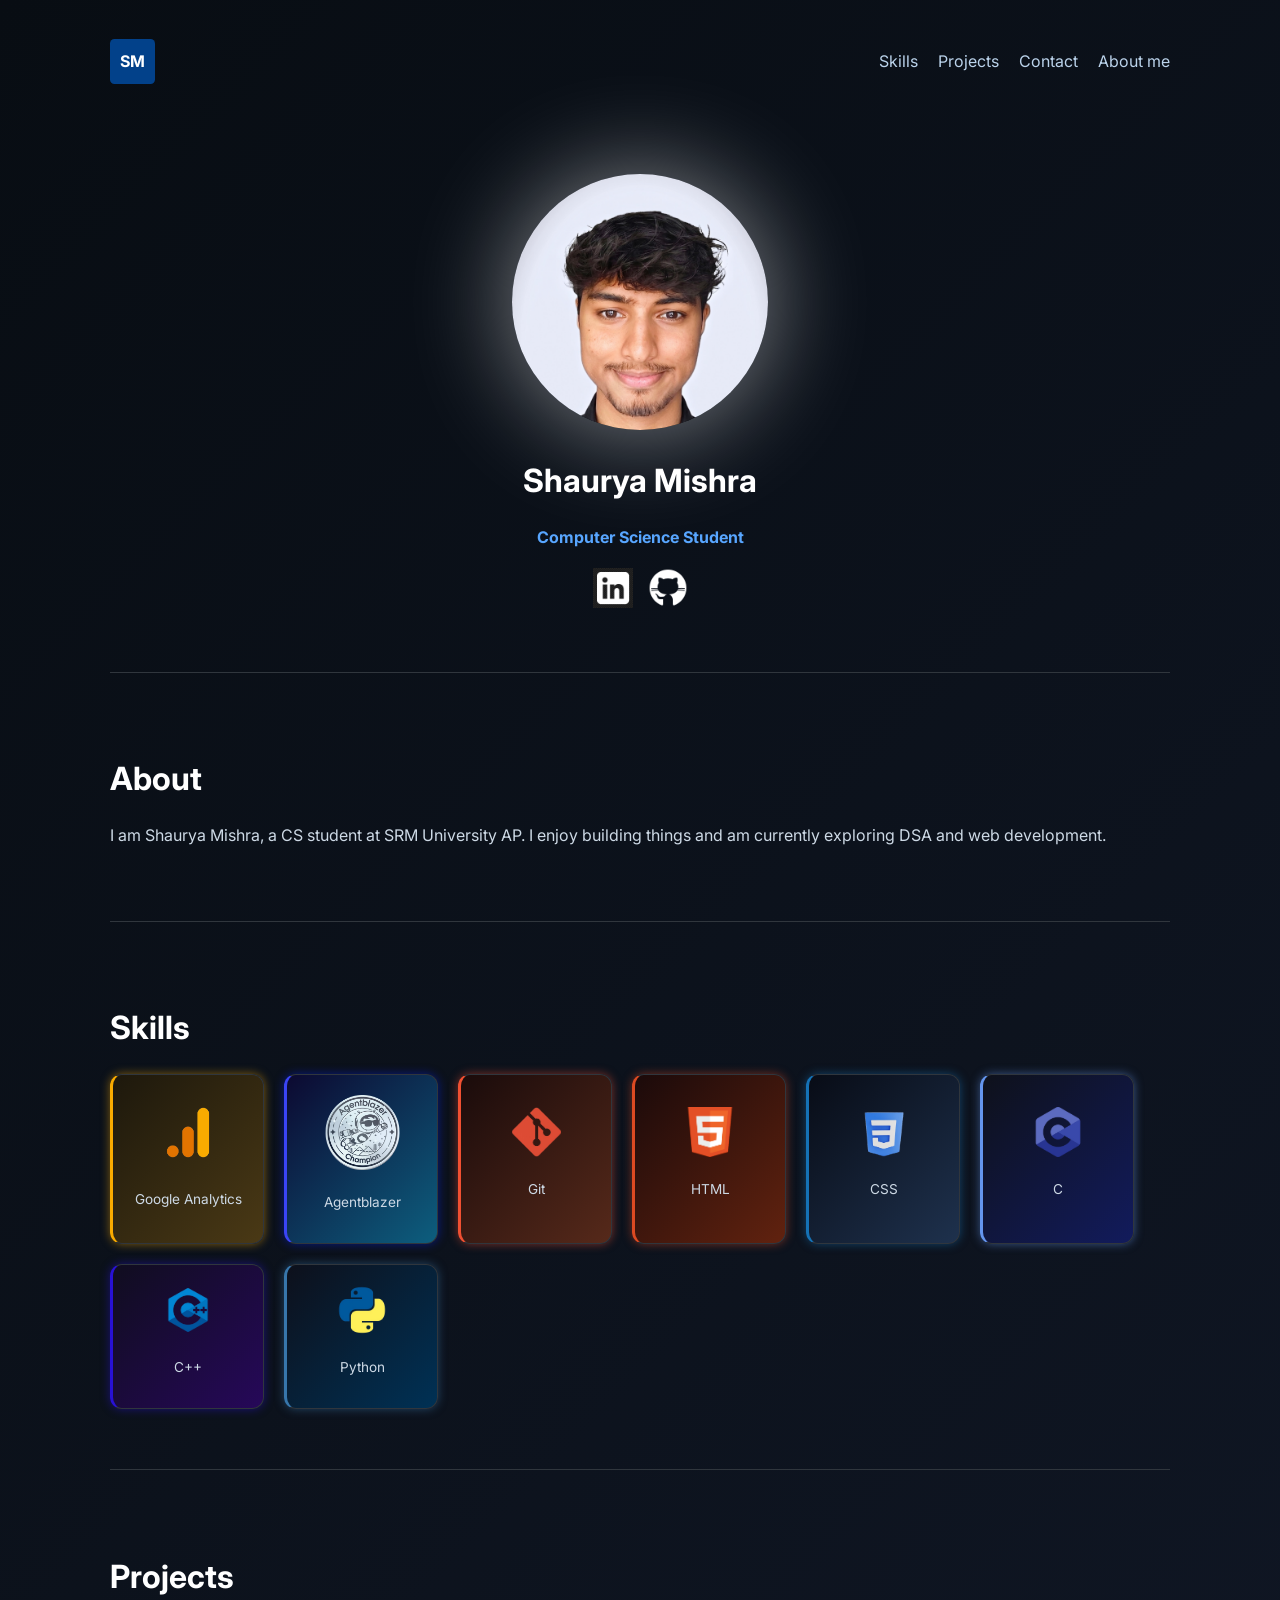
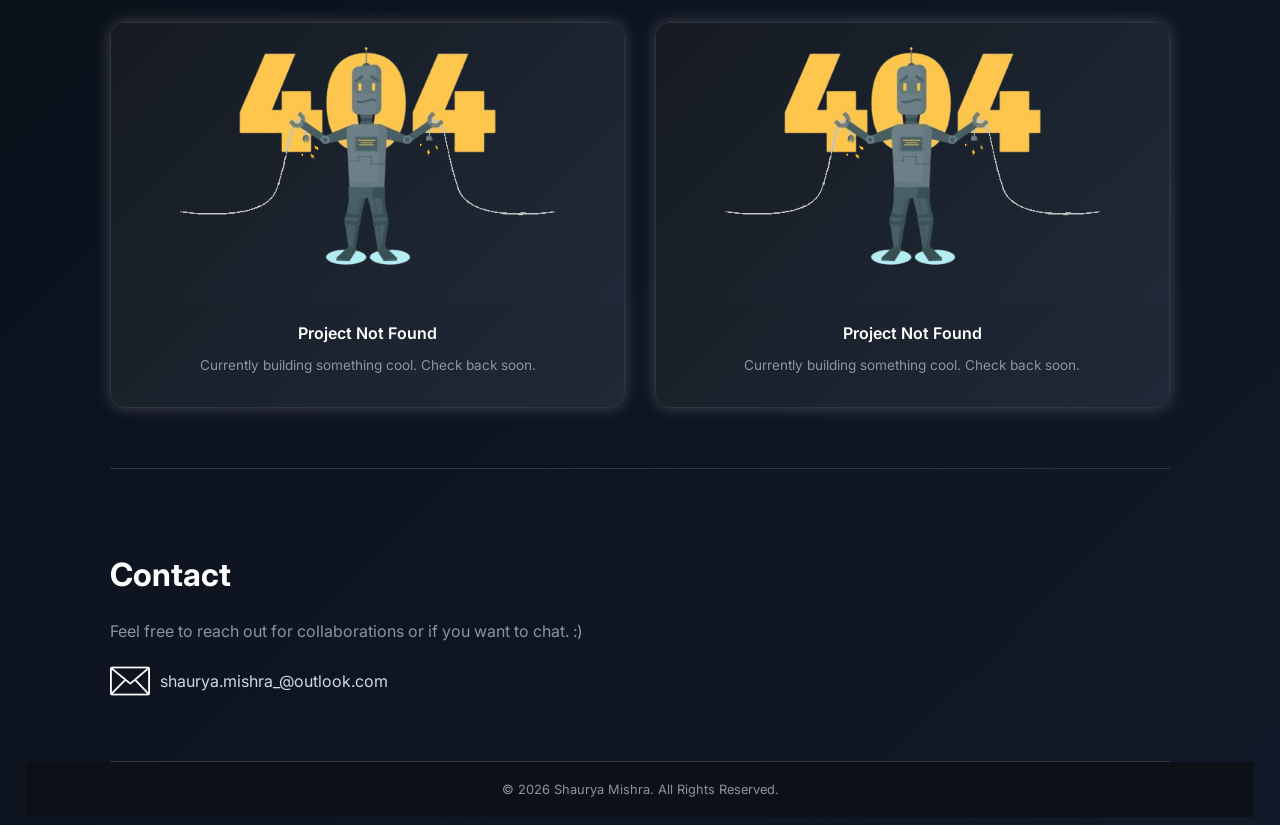
<file: index.html>
<!DOCTYPE html>
<html lang="en">
    <head>
        <link rel="apple-touch-icon" sizes="180x180" href="favicon_io/apple-touch-icon.png">
        <link rel="icon" type="image/png" sizes="32x32" href="favicon_io/favicon-32x32.png">
        <link rel="icon" type="image/png" sizes="16x16" href="favicon_io/favicon-16x16.png">
        <link rel="manifest" href="favicon_io/site.webmanifest">
        <link rel="stylesheet" href="style.css">
        <title>Shaurya Mishra</title>
        <meta name="viewport" content="width=device-width, initial-scale=1.0">
    </head>
    <body>
        <header>
        <a href="#" class="logo-link"><h1 class="logo">SM</h1></a>
            <ul>
                <li><a href="#skills">Skills</a></li>
                <li><a href="#projects">Projects</a></li>
                <li><a href="#contact">Contact</a></li>
                <li><a href="#about">About me</a></li>
            </ul>
        </header>
        <main>
            <section id="hero">
                <img src="Images/shaurya.png" alt="Shaurya Mishra" class="profile-pic">
                <h2>Shaurya Mishra</h2>
                <h4>Computer Science Student</h4>
                <div class="social-links">
                    <a href="https://www.linkedin.com/in/shaurya-mishra-cs">
                        <img src="icons/LinkedIn-Logo.png" alt="LinkedIn">
                    </a>
                    <a href="https://github.com/Sh4uryaa">
                        <img src="icons/Github-Logo.png" alt="GitHub">
                    </a>
                </div>
            </section>

            <section id="about">
                <h2>About</h2>
                <p>I am Shaurya Mishra, a CS student at SRM University AP. I enjoy building things and am currently exploring DSA and web development.</p>
            </section>

            <section id="skills">
                <!-- TODO: Add skill proof links after learning JS -->
                <h2>Skills</h2>
                <div class="skills-grid">
                    <div class="skill-card" id="analytics" title="Google Analytics 2026">
                        <img src="icons/google-analytics-logo.png" alt="Google Analytics">
                        <p>Google Analytics</p>
                    </div>
                    <div class="skill-card" id="agentblazer" title="Agentblazer Champion 2026 - Agentic AI Salesforce">
                        <img src="icons/agentblazer-champion-badge.png" alt="Salesforce Agentforce Badge" />
                        <p>Agentblazer</p>
                    </div>
                    <div class="skill-card" id="git" title="Git">
                        <img src="icons/git-logo.png" alt="Git">
                        <p>Git</p>
                    </div>
                    <div class="skill-card" id="html" title="HTML">
                        <img src="icons/html-logo.png" alt="HTML">
                        <p>HTML</p>
                    </div>
                    <div class="skill-card" id="css" title="CSS">
                        <img src="icons/css-logo.png" alt="CSS">
                        <p>CSS</p>
                    </div>
                    <div class="skill-card" id="c" title="C Language">
                        <img src="icons/c-logo.png" alt="C">
                        <p>C</p>
                    </div>
                    <div class="skill-card" id="cpp" title="C++ Language">
                        <img src="icons/C++-logo.png" alt="C++">
                        <p>C++</p>
                    </div>
                    <div class="skill-card" id="python" title="Python Language">
                        <img src="icons/python-logo.png" alt="Python">
                        <p>Python</p>
                    </div>
                </div>
            </section>

<section id="projects">
    <h2>Projects</h2>
    <div class="projects-grid">
        <div class="project-card">
            <div class="project-image">
                <img src="Images/error.png" alt="404">
            </div>
            <div class="project-info">
                <p class="project-name">Project Not Found</p>
                <p class="project-desc">Currently building something cool. Check back soon.</p>
            </div>
        </div>
        <div class="project-card">
            <div class="project-image">
                <img src="Images/error.png" alt="404">
            </div>
            <div class="project-info">
                <p class="project-name">Project Not Found</p>
                <p class="project-desc">Currently building something cool. Check back soon.</p>
            </div>
        </div>
    </div>
</section>

<section id="contact">
    <h2>Contact</h2>
    <p class="contact-text">Feel free to reach out for collaborations or if you want to chat. :)</p>
    <div class="contact-links">
        <a href="mailto:shaurya.mishra_@outlook.com" class="contact-item">
            <img src="icons/email.png" alt="Email" class="contact-icon">
            <span>shaurya.mishra_@outlook.com</span>
        </a>
    </div>
</section>
        </main>
        <footer>
            © 2026 Shaurya Mishra. All Rights Reserved.
        </footer>
    </body>
</html>
</file>
<file: style.css>
@import url('https://fonts.googleapis.com/css2?family=Inter:wght@400;600;700&display=swap');
body{
    padding: 0 8%;
    color:#cdd9e5;
    font-family: 'Inter', sans-serif;
    background: linear-gradient(135deg, #080d13 0%, #111827 100%);}

h1, h2, h3{
    color:#ffffff;
}
h2 {
    font-size: 2rem;
}
.logo-link {
    text-decoration: none;
}
.logo {
    background-color: #02418a;
    border-radius: 10%;
    width: 45px;
    height: 45px;
    display: flex;
    align-items: center;
    justify-content: center;
    font-size: 1rem;
    font-weight: 700;
}
section {
    padding: 60px 0;
    border-bottom: 1px solid #30363d;
}
header {
    display: flex;
    justify-content: space-between;
    align-items: center;
    padding: 20px 0;
}

header ul {
    list-style: none;
    display: flex;
    gap: 20px;
}
header ul a {
    text-decoration: none;
    color: #bbd3eb;
}
.profile-pic {
    width: 20vw;
    height: 20vw;
    border-radius: 50%;
    object-fit: cover;
    object-position: top;
    box-shadow: 0 0 100px rgba(255, 255, 255, 0.50);
}
.social-links img {
    width: 40px;
}

.contact-icon {
    width: 40px;
}
#hero {
    text-align: center;
}

.social-links {
    display: flex;
    justify-content: center;
    gap: 15px;
}

#hero h4 {
    color: #58a6ff;
}
.skills-grid {
    display: flex;
    flex-wrap: wrap;
    gap: 20px;
}

.skill-card {
    display: flex;
    flex-direction: column;
    align-items: center;
    justify-content: center;
    border: 1px solid #30363d;
    border-radius: 12px;
    padding: 20px;
    width: 110px;
    gap: 10px;
    background: linear-gradient(135deg, #161b22 0%, #1f2937 100%);
    box-shadow: 0 0 10px rgba(255, 255, 255, 0.15);
}


.skill-card img {
    width: 50px;
    height: 50px;
    object-fit: contain;
}

.skill-card p {
    font-size: 0.85rem;
    color: #cdd9e5;
    text-align: center;
}
#analytics img {
    width: 90px;
    height: 70px
} 
#agentblazer img {
    width: 90px;
    height: 75px;
}
.skill-card:nth-child(1) { background: linear-gradient(135deg, #1d180c 0%, #4a3915 100%); border-left: 3px solid #F9AB00; box-shadow: 0 0 10px rgba(249, 171, 0, 0.5); }
.skill-card:nth-child(2) { background: linear-gradient(135deg, #0c0931 0%, #0d5e7e 100%); border-left: 3px solid #3a44f6; box-shadow: 0 0 10px rgba(4, 34, 235, 0.5); }
.skill-card:nth-child(3) { background: linear-gradient(135deg, #1a0b0b 0%, #56291a 100%); border-left: 3px solid #F05032; box-shadow: 0 0 10px rgba(240, 80, 50, 0.5); }
.skill-card:nth-child(4) { background: linear-gradient(135deg, #1b0a0a 0%, #61220f 100%); border-left: 3px solid #dc4a22; box-shadow: 0 0 10px rgba(220, 74, 34, 0.5); }
.skill-card:nth-child(5) { background: linear-gradient(135deg, #080c16 0%, #1e314d 100%); border-left: 3px solid #1572B6; box-shadow: 0 0 10px rgba(21, 114, 182, 0.5); }
.skill-card:nth-child(6) { background: linear-gradient(135deg, #0e111b 0%, #121b5c 100%); border-left: 3px solid #6495ED; box-shadow: 0 0 10px rgba(100, 149, 237, 0.5); }
.skill-card:nth-child(7) { background: linear-gradient(135deg, #100d1f 0%, #260859 100%); border-left: 3px solid #2811d4; box-shadow: 0 0 10px rgba(40, 17, 212, 0.5); }
.skill-card:nth-child(8) { background: linear-gradient(135deg, #0d101b 0%, #003155 100%); border-left: 3px solid #3776AB; box-shadow: 0 0 10px rgba(55, 118, 171, 0.5); }
.projects-grid {
    display: flex;
    flex-direction: row;
    gap: 30px;
}

.project-card {
    flex: 1;
    border: 1px solid #30363d;
    border-radius: 15px;
    overflow: hidden;
    background: linear-gradient(135deg, #161b22 0%, #1f2937 100%);
    box-shadow: 0 0 15px rgba(255, 255, 255, 0.2);
}
.project-image {
    background: linear-gradient(135deg, #161b22 0%, #1f2937 100%);
    border-radius: 8px 8px 0 0;
    display: flex;
    align-items: center;
    justify-content: center;
    font-size: 3rem;
    font-weight: 700;
    color: #58a6ff;
    height: 280px;
}


.project-info {
    padding: 20px;
}

.project-name {
    font-size: 1rem;
    color: #ffffff;
    font-weight: 600;
    margin: 0 0 8px 0;
    text-align: center;
}

.project-desc {
    color: #8b949e;
    font-size: 0.85rem;
    text-align: center;
}
.project-image img {
    height: 375px;
    width: auto;
    object-fit: contain;
}
html {
    scroll-behavior: smooth;
}   
.contact-text {
    color: #8b949e;
    margin-bottom: 20px;
}

.contact-links {
    display: flex;
    flex-direction: column;
    gap: 15px;
}

.contact-item {
    display: flex;
    align-items: center;
    gap: 10px;
    text-decoration: none;
    color: #cdd9e5;
}
footer {
    background-color: #0d1117;
    text-align: center;
    padding: 20px 8%;
    color: #8b949e;
    font-size: 0.8rem;
    margin: 0 -8%;
}

@media (max-width: 968px) {
    .projects-grid {
        flex-direction: column;
    }
}
@media (max-width: 700px) {
    .profile-pic{
        width: 30vw;
        height: 30vw;
}
}

@media (max-width: 475px) {
    .project-image {
        height: 200px;
    }
    .project-image img {
        height: 180px;
    }
    header ul a {
        font-size: 12px;
    }
    header ul {
        gap: 10px;
    }
    .skills-grid {
        justify-content: center;
    }
    .skill-card {
    width: 90px;
}
    .skill-card img {
    width: 40px;
    height: 40px;
    object-fit: contain;
}
    #analytics img {
        width: 60px;
        height: 40px;
    }
    #agentblazer img {
    width: 60px;
    height: 50px;
}
.contact-links {
    align-items: center;
    padding: 10px;
}
}
</file>
